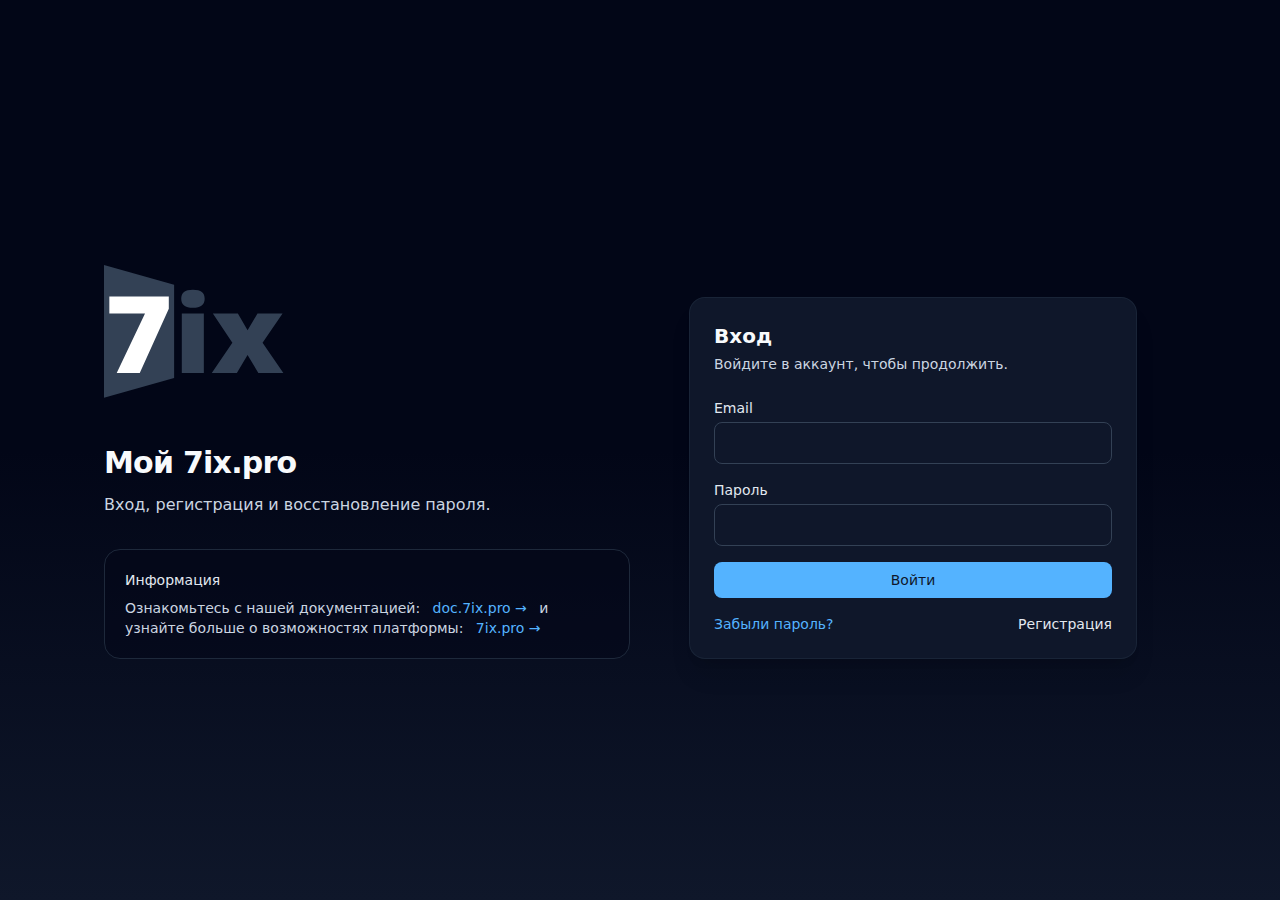
<file: index.html>
<!doctype html><html lang="ru" class="dark"><head><meta charset="utf-8"/><link rel="icon" href="/favicon.ico"/><meta name="viewport" content="width=device-width,initial-scale=1"/><meta name="theme-color" content="#0f172a"/><meta name="description" content="Главная - my.7ix.pro"/><link rel="apple-touch-icon" href="/logo192.png"/><link rel="manifest" href="/manifest.json"/><title>Главная - my.7ix.pro</title><script defer="defer" src="/static/js/main.4c32d264.js"></script><link href="/static/css/main.d59e0bb8.css" rel="stylesheet"></head><body><noscript>Вам необходимо включить JavaScript для запуска этого приложения.</noscript><div id="root"></div><script>!function(){const n=new URLSearchParams(window.location.search),o=n.get("p"),a=n.get("q")||"";if(o){const n=o+(a?a.replace(/^\?/,"?"):"")+window.location.hash;window.history.replaceState(null,"",n)}}()</script></body></html>
</file>
<file: static/css/main.d59e0bb8.css>
*,:after,:before{--tw-border-spacing-x:0;--tw-border-spacing-y:0;--tw-translate-x:0;--tw-translate-y:0;--tw-rotate:0;--tw-skew-x:0;--tw-skew-y:0;--tw-scale-x:1;--tw-scale-y:1;--tw-pan-x: ;--tw-pan-y: ;--tw-pinch-zoom: ;--tw-scroll-snap-strictness:proximity;--tw-gradient-from-position: ;--tw-gradient-via-position: ;--tw-gradient-to-position: ;--tw-ordinal: ;--tw-slashed-zero: ;--tw-numeric-figure: ;--tw-numeric-spacing: ;--tw-numeric-fraction: ;--tw-ring-inset: ;--tw-ring-offset-width:0px;--tw-ring-offset-color:#fff;--tw-ring-color:#3b82f680;--tw-ring-offset-shadow:0 0 #0000;--tw-ring-shadow:0 0 #0000;--tw-shadow:0 0 #0000;--tw-shadow-colored:0 0 #0000;--tw-blur: ;--tw-brightness: ;--tw-contrast: ;--tw-grayscale: ;--tw-hue-rotate: ;--tw-invert: ;--tw-saturate: ;--tw-sepia: ;--tw-drop-shadow: ;--tw-backdrop-blur: ;--tw-backdrop-brightness: ;--tw-backdrop-contrast: ;--tw-backdrop-grayscale: ;--tw-backdrop-hue-rotate: ;--tw-backdrop-invert: ;--tw-backdrop-opacity: ;--tw-backdrop-saturate: ;--tw-backdrop-sepia: ;--tw-contain-size: ;--tw-contain-layout: ;--tw-contain-paint: ;--tw-contain-style: }::backdrop{--tw-border-spacing-x:0;--tw-border-spacing-y:0;--tw-translate-x:0;--tw-translate-y:0;--tw-rotate:0;--tw-skew-x:0;--tw-skew-y:0;--tw-scale-x:1;--tw-scale-y:1;--tw-pan-x: ;--tw-pan-y: ;--tw-pinch-zoom: ;--tw-scroll-snap-strictness:proximity;--tw-gradient-from-position: ;--tw-gradient-via-position: ;--tw-gradient-to-position: ;--tw-ordinal: ;--tw-slashed-zero: ;--tw-numeric-figure: ;--tw-numeric-spacing: ;--tw-numeric-fraction: ;--tw-ring-inset: ;--tw-ring-offset-width:0px;--tw-ring-offset-color:#fff;--tw-ring-color:#3b82f680;--tw-ring-offset-shadow:0 0 #0000;--tw-ring-shadow:0 0 #0000;--tw-shadow:0 0 #0000;--tw-shadow-colored:0 0 #0000;--tw-blur: ;--tw-brightness: ;--tw-contrast: ;--tw-grayscale: ;--tw-hue-rotate: ;--tw-invert: ;--tw-saturate: ;--tw-sepia: ;--tw-drop-shadow: ;--tw-backdrop-blur: ;--tw-backdrop-brightness: ;--tw-backdrop-contrast: ;--tw-backdrop-grayscale: ;--tw-backdrop-hue-rotate: ;--tw-backdrop-invert: ;--tw-backdrop-opacity: ;--tw-backdrop-saturate: ;--tw-backdrop-sepia: ;--tw-contain-size: ;--tw-contain-layout: ;--tw-contain-paint: ;--tw-contain-style: }/*
! tailwindcss v3.4.19 | MIT License | https://tailwindcss.com
*/*,:after,:before{border:0 solid #e5e7eb;box-sizing:border-box}:after,:before{--tw-content:""}:host,html{-webkit-text-size-adjust:100%;font-feature-settings:normal;-webkit-tap-highlight-color:transparent;font-family:ui-sans-serif,system-ui,sans-serif,Apple Color Emoji,Segoe UI Emoji,Segoe UI Symbol,Noto Color Emoji;font-variation-settings:normal;line-height:1.5;tab-size:4}body{line-height:inherit}hr{border-top-width:1px;color:inherit;height:0}abbr:where([title]){-webkit-text-decoration:underline dotted;text-decoration:underline dotted}h1,h2,h3,h4,h5,h6{font-size:inherit;font-weight:inherit}a{color:inherit;text-decoration:inherit}b,strong{font-weight:bolder}code,kbd,pre,samp{font-feature-settings:normal;font-family:ui-monospace,SFMono-Regular,Menlo,Monaco,Consolas,Liberation Mono,Courier New,monospace;font-size:1em;font-variation-settings:normal}small{font-size:80%}sub,sup{font-size:75%;line-height:0;position:relative;vertical-align:initial}sub{bottom:-.25em}sup{top:-.5em}table{border-collapse:collapse;border-color:inherit;text-indent:0}button,input,optgroup,select,textarea{font-feature-settings:inherit;color:inherit;font-family:inherit;font-size:100%;font-variation-settings:inherit;font-weight:inherit;letter-spacing:inherit;line-height:inherit;margin:0;padding:0}button,select{text-transform:none}button,input:where([type=button]),input:where([type=reset]),input:where([type=submit]){-webkit-appearance:button;background-color:initial;background-image:none}:-moz-focusring{outline:auto}:-moz-ui-invalid{box-shadow:none}progress{vertical-align:initial}::-webkit-inner-spin-button,::-webkit-outer-spin-button{height:auto}[type=search]{-webkit-appearance:textfield;outline-offset:-2px}::-webkit-search-decoration{-webkit-appearance:none}::-webkit-file-upload-button{-webkit-appearance:button;font:inherit}summary{display:list-item}blockquote,dd,dl,figure,h1,h2,h3,h4,h5,h6,hr,p,pre{margin:0}fieldset{margin:0}fieldset,legend{padding:0}menu,ol,ul{list-style:none;margin:0;padding:0}dialog{padding:0}textarea{resize:vertical}input::placeholder,textarea::placeholder{color:#9ca3af;opacity:1}[role=button],button{cursor:pointer}:disabled{cursor:default}audio,canvas,embed,iframe,img,object,svg,video{display:block;vertical-align:middle}img,video{height:auto;max-width:100%}[hidden]:where(:not([hidden=until-found])){display:none}.sr-only{clip:rect(0,0,0,0);border-width:0;height:1px;margin:-1px;overflow:hidden;padding:0;white-space:nowrap;width:1px}.absolute,.sr-only{position:absolute}.relative{position:relative}.sticky{position:-webkit-sticky;position:sticky}.-inset-0\.5{inset:-.125rem}.-inset-1\.5{inset:-.375rem}.right-0{right:0}.top-0{top:0}.z-10{z-index:10}.mx-auto{margin-left:auto;margin-right:auto}.-mr-2{margin-right:-.5rem}.mb-1{margin-bottom:.25rem}.mb-2{margin-bottom:.5rem}.ml-10{margin-left:2.5rem}.ml-2{margin-left:.5rem}.ml-3{margin-left:.75rem}.ml-4{margin-left:1rem}.ml-auto{margin-left:auto}.mr-2{margin-right:.5rem}.mt-1{margin-top:.25rem}.mt-2{margin-top:.5rem}.mt-3{margin-top:.75rem}.mt-6{margin-top:1.5rem}.mt-8{margin-top:2rem}.block{display:block}.flex{display:flex}.inline-flex{display:inline-flex}.grid{display:grid}.hidden{display:none}.size-10{height:2.5rem;width:2.5rem}.size-6{height:1.5rem;width:1.5rem}.size-7{height:1.75rem;width:1.75rem}.h-10{height:2.5rem}.h-16{height:4rem}.h-4{height:1rem}.h-5{height:1.25rem}.min-h-dvh{min-height:100dvh}.w-10{width:2.5rem}.w-4{width:1rem}.w-48{width:12rem}.w-5{width:1.25rem}.w-full{width:100%}.max-w-6xl{max-width:72rem}.max-w-md{max-width:28rem}.max-w-xs{max-width:20rem}.shrink-0{flex-shrink:0}.origin-top-right{transform-origin:top right}@keyframes spin{to{transform:rotate(1turn)}}.animate-spin{animation:spin 1s linear infinite}.flex-row{flex-direction:row}.flex-row-reverse{flex-direction:row-reverse}.flex-col{flex-direction:column}.place-items-center{place-items:center}.content-start{align-content:flex-start}.items-start{align-items:flex-start}.items-end{align-items:flex-end}.items-center{align-items:center}.items-baseline{align-items:baseline}.justify-center{justify-content:center}.justify-between{justify-content:space-between}.gap-2{gap:.5rem}.gap-3{gap:.75rem}.gap-4{gap:1rem}.gap-5{gap:1.25rem}.gap-6{gap:1.5rem}.space-x-4>:not([hidden])~:not([hidden]){--tw-space-x-reverse:0;margin-left:calc(1rem*(1 - var(--tw-space-x-reverse)));margin-right:calc(1rem*var(--tw-space-x-reverse))}.space-y-1>:not([hidden])~:not([hidden]){--tw-space-y-reverse:0;margin-bottom:calc(.25rem*var(--tw-space-y-reverse));margin-top:calc(.25rem*(1 - var(--tw-space-y-reverse)))}.rounded-2xl{border-radius:1rem}.rounded-full{border-radius:9999px}.rounded-lg{border-radius:.5rem}.rounded-md{border-radius:.375rem}.rounded-xl{border-radius:.75rem}.border{border-width:1px}.border-2{border-width:2px}.border-b{border-bottom-width:1px}.border-t{border-top-width:1px}.border-brand-dark-100\/10{border-color:#0f172a1a}.border-emerald-500\/30{border-color:#10b9814d}.border-red-500\/30{border-color:#ef44444d}.border-red-500\/60{border-color:#ef444499}.border-sky-500\/30{border-color:#0ea5e94d}.border-slate-400{--tw-border-opacity:1;border-color:#94a3b8;border-color:rgb(148 163 184/var(--tw-border-opacity,1))}.border-slate-700{--tw-border-opacity:1;border-color:#334155;border-color:rgb(51 65 85/var(--tw-border-opacity,1))}.border-slate-800{--tw-border-opacity:1;border-color:#1e293b;border-color:rgb(30 41 59/var(--tw-border-opacity,1))}.border-white\/10{border-color:#ffffff1a}.border-t-transparent{border-top-color:#0000}.bg-brand-blue-100{--tw-bg-opacity:1;background-color:#54b3ff;background-color:rgb(84 179 255/var(--tw-bg-opacity,1))}.bg-brand-blue-300\/20{background-color:#acd7ff33}.bg-brand-white{--tw-bg-opacity:1;background-color:#fff;background-color:rgb(255 255 255/var(--tw-bg-opacity,1))}.bg-emerald-500\/10{background-color:#10b9811a}.bg-gray-800{--tw-bg-opacity:1;background-color:#1f2937;background-color:rgb(31 41 55/var(--tw-bg-opacity,1))}.bg-gray-950\/50{background-color:#03071280}.bg-red-500\/10{background-color:#ef44441a}.bg-sky-500\/10{background-color:#0ea5e91a}.bg-slate-200{--tw-bg-opacity:1;background-color:#e2e8f0;background-color:rgb(226 232 240/var(--tw-bg-opacity,1))}.bg-slate-900{--tw-bg-opacity:1;background-color:#0f172a;background-color:rgb(15 23 42/var(--tw-bg-opacity,1))}.bg-slate-950\/40{background-color:#02061766}.bg-transparent{background-color:initial}.bg-gradient-to-b{background-image:linear-gradient(to bottom,var(--tw-gradient-stops))}.from-slate-950{--tw-gradient-from:#020617 var(--tw-gradient-from-position);--tw-gradient-to:#02061700 var(--tw-gradient-to-position);--tw-gradient-stops:var(--tw-gradient-from),var(--tw-gradient-to)}.via-slate-950{--tw-gradient-to:#02061700 var(--tw-gradient-to-position);--tw-gradient-stops:var(--tw-gradient-from),#020617 var(--tw-gradient-via-position),var(--tw-gradient-to)}.to-slate-900{--tw-gradient-to:#0f172a var(--tw-gradient-to-position)}.p-1{padding:.25rem}.p-2{padding:.5rem}.p-5{padding:1.25rem}.p-6{padding:1.5rem}.px-2{padding-left:.5rem;padding-right:.5rem}.px-3{padding-left:.75rem;padding-right:.75rem}.px-4{padding-left:1rem;padding-right:1rem}.px-5{padding-left:1.25rem;padding-right:1.25rem}.py-1{padding-bottom:.25rem;padding-top:.25rem}.py-2{padding-bottom:.5rem;padding-top:.5rem}.py-3{padding-bottom:.75rem;padding-top:.75rem}.py-8{padding-bottom:2rem;padding-top:2rem}.pb-3{padding-bottom:.75rem}.pb-8{padding-bottom:2rem}.pt-2{padding-top:.5rem}.pt-4{padding-top:1rem}.pt-6{padding-top:1.5rem}.text-center{text-align:center}.text-3xl{font-size:1.875rem;line-height:2.25rem}.text-base{font-size:1rem;line-height:1.5rem}.text-base\/5{font-size:1rem;line-height:1.25rem}.text-lg{font-size:1.125rem;line-height:1.75rem}.text-sm{font-size:.875rem;line-height:1.25rem}.text-xl{font-size:1.25rem;line-height:1.75rem}.text-xs{font-size:.75rem;line-height:1rem}.font-bold{font-weight:700}.font-medium{font-weight:500}.font-semibold{font-weight:600}.tracking-tight{letter-spacing:-.025em}.text-brand-blue-100{--tw-text-opacity:1;color:#54b3ff;color:rgb(84 179 255/var(--tw-text-opacity,1))}.text-brand-dark-100{--tw-text-opacity:1;color:#0f172a;color:rgb(15 23 42/var(--tw-text-opacity,1))}.text-brand-dark-300{--tw-text-opacity:1;color:#334155;color:rgb(51 65 85/var(--tw-text-opacity,1))}.text-emerald-200{--tw-text-opacity:1;color:#a7f3d0;color:rgb(167 243 208/var(--tw-text-opacity,1))}.text-gray-300{--tw-text-opacity:1;color:#d1d5db;color:rgb(209 213 219/var(--tw-text-opacity,1))}.text-gray-400{--tw-text-opacity:1;color:#9ca3af;color:rgb(156 163 175/var(--tw-text-opacity,1))}.text-red-200{--tw-text-opacity:1;color:#fecaca;color:rgb(254 202 202/var(--tw-text-opacity,1))}.text-red-400{--tw-text-opacity:1;color:#f87171;color:rgb(248 113 113/var(--tw-text-opacity,1))}.text-sky-200{--tw-text-opacity:1;color:#bae6fd;color:rgb(186 230 253/var(--tw-text-opacity,1))}.text-slate-100{--tw-text-opacity:1;color:#f1f5f9;color:rgb(241 245 249/var(--tw-text-opacity,1))}.text-slate-100\/90{color:#f1f5f9e6}.text-slate-200{--tw-text-opacity:1;color:#e2e8f0;color:rgb(226 232 240/var(--tw-text-opacity,1))}.text-slate-300{--tw-text-opacity:1;color:#cbd5e1;color:rgb(203 213 225/var(--tw-text-opacity,1))}.text-slate-50{--tw-text-opacity:1;color:#f8fafc;color:rgb(248 250 252/var(--tw-text-opacity,1))}.text-slate-700{--tw-text-opacity:1;color:#334155;color:rgb(51 65 85/var(--tw-text-opacity,1))}.text-white{--tw-text-opacity:1;color:#fff;color:rgb(255 255 255/var(--tw-text-opacity,1))}.shadow-xl{--tw-shadow:0 20px 25px -5px #0000001a,0 8px 10px -6px #0000001a;--tw-shadow-colored:0 20px 25px -5px var(--tw-shadow-color),0 8px 10px -6px var(--tw-shadow-color);box-shadow:0 0 #0000,0 0 #0000,var(--tw-shadow);box-shadow:var(--tw-ring-offset-shadow,0 0 #0000),var(--tw-ring-shadow,0 0 #0000),var(--tw-shadow)}.outline{outline-style:solid}.outline-1{outline-width:1px}.-outline-offset-1{outline-offset:-1px}.outline-brand-dark-100\/10{outline-color:#0f172a1a}.outline-white\/10{outline-color:#ffffff1a}.filter{filter:var(--tw-blur) var(--tw-brightness) var(--tw-contrast) var(--tw-grayscale) var(--tw-hue-rotate) var(--tw-invert) var(--tw-saturate) var(--tw-sepia) var(--tw-drop-shadow)}.backdrop-blur{--tw-backdrop-blur:blur(8px);-webkit-backdrop-filter:var(--tw-backdrop-blur) var(--tw-backdrop-brightness) var(--tw-backdrop-contrast) var(--tw-backdrop-grayscale) var(--tw-backdrop-hue-rotate) var(--tw-backdrop-invert) var(--tw-backdrop-opacity) var(--tw-backdrop-saturate) var(--tw-backdrop-sepia);backdrop-filter:var(--tw-backdrop-blur) var(--tw-backdrop-brightness) var(--tw-backdrop-contrast) var(--tw-backdrop-grayscale) var(--tw-backdrop-hue-rotate) var(--tw-backdrop-invert) var(--tw-backdrop-opacity) var(--tw-backdrop-saturate) var(--tw-backdrop-sepia)}.transition{transition-duration:.15s;transition-property:color,background-color,border-color,fill,stroke,opacity,box-shadow,transform,filter,-webkit-text-decoration-color,-webkit-backdrop-filter;transition-property:color,background-color,border-color,text-decoration-color,fill,stroke,opacity,box-shadow,transform,filter,backdrop-filter;transition-property:color,background-color,border-color,text-decoration-color,fill,stroke,opacity,box-shadow,transform,filter,backdrop-filter,-webkit-text-decoration-color,-webkit-backdrop-filter;transition-timing-function:cubic-bezier(.4,0,.2,1)}.transition-colors{transition-duration:.15s;transition-property:color,background-color,border-color,fill,stroke,-webkit-text-decoration-color;transition-property:color,background-color,border-color,text-decoration-color,fill,stroke;transition-property:color,background-color,border-color,text-decoration-color,fill,stroke,-webkit-text-decoration-color;transition-timing-function:cubic-bezier(.4,0,.2,1)}:root{color-scheme:dark}body,html{height:100%}body{-webkit-font-smoothing:antialiased;-moz-osx-font-smoothing:grayscale;--tw-bg-opacity:1;--tw-text-opacity:1;background-color:#020617;background-color:rgb(2 6 23/var(--tw-bg-opacity,1));color:#f1f5f9;color:rgb(241 245 249/var(--tw-text-opacity,1));font-family:ui-sans-serif,system-ui,-apple-system,Segoe UI,Roboto,Ubuntu,Cantarell,Noto Sans,sans-serif;margin:0}.light{color-scheme:light}.dark{color-scheme:dark}*{box-sizing:border-box}code{font-family:source-code-pro,Menlo,Monaco,Consolas,Courier New,monospace}.placeholder\:text-slate-500::placeholder{--tw-text-opacity:1;color:#64748b;color:rgb(100 116 139/var(--tw-text-opacity,1))}.after\:pointer-events-none:after{content:var(--tw-content);pointer-events:none}.after\:absolute:after{content:var(--tw-content);position:absolute}.after\:inset-x-0:after{content:var(--tw-content);left:0;right:0}.after\:inset-y-0:after{bottom:0;content:var(--tw-content);top:0}.after\:border-y:after{border-bottom-width:1px;border-top-width:1px;content:var(--tw-content)}.after\:border-white\/10:after{border-color:#ffffff1a;content:var(--tw-content)}.hover\:bg-slate-300:hover{--tw-bg-opacity:1;background-color:#cbd5e1;background-color:rgb(203 213 225/var(--tw-bg-opacity,1))}.hover\:bg-slate-800\/60:hover{background-color:#1e293b99}.hover\:bg-white\/5:hover{background-color:#ffffff0d}.hover\:text-slate-50:hover{--tw-text-opacity:1;color:#f8fafc;color:rgb(248 250 252/var(--tw-text-opacity,1))}.hover\:text-white:hover{--tw-text-opacity:1;color:#fff;color:rgb(255 255 255/var(--tw-text-opacity,1))}.hover\:underline:hover{-webkit-text-decoration-line:underline;text-decoration-line:underline}.hover\:brightness-110:hover{--tw-brightness:brightness(1.1);filter:var(--tw-blur) var(--tw-brightness) var(--tw-contrast) var(--tw-grayscale) var(--tw-hue-rotate) var(--tw-invert) var(--tw-saturate) var(--tw-sepia) var(--tw-drop-shadow)}.focus\:outline-none:focus{outline:2px solid #0000;outline-offset:2px}.focus\:outline:focus{outline-style:solid}.focus\:outline-2:focus{outline-width:2px}.focus\:outline-offset-2:focus{outline-offset:2px}.focus\:outline-indigo-500:focus{outline-color:#6366f1}.focus\:ring-2:focus{--tw-ring-offset-shadow:var(--tw-ring-inset) 0 0 0 var(--tw-ring-offset-width) var(--tw-ring-offset-color);--tw-ring-shadow:var(--tw-ring-inset) 0 0 0 calc(2px + var(--tw-ring-offset-width)) var(--tw-ring-color);box-shadow:var(--tw-ring-offset-shadow),var(--tw-ring-shadow),0 0 #0000;box-shadow:var(--tw-ring-offset-shadow),var(--tw-ring-shadow),var(--tw-shadow,0 0 #0000)}.focus-visible\:outline:focus-visible{outline-style:solid}.focus-visible\:outline-2:focus-visible{outline-width:2px}.focus-visible\:outline-offset-2:focus-visible{outline-offset:2px}.focus-visible\:outline-indigo-500:focus-visible{outline-color:#6366f1}.disabled\:cursor-not-allowed:disabled{cursor:not-allowed}.disabled\:opacity-50:disabled{opacity:.5}.data-\[closed\]\:scale-95[data-closed]{--tw-scale-x:.95;--tw-scale-y:.95}.data-\[closed\]\:scale-95[data-closed],.data-\[closed\]\:transform[data-closed]{transform:translate(var(--tw-translate-x),var(--tw-translate-y)) rotate(var(--tw-rotate)) skewX(var(--tw-skew-x)) skewY(var(--tw-skew-y)) scaleX(var(--tw-scale-x)) scaleY(var(--tw-scale-y))}.data-\[focus\]\:bg-white\/5[data-focus]{background-color:#ffffff0d}.data-\[closed\]\:opacity-0[data-closed]{opacity:0}.data-\[focus\]\:outline-none[data-focus]{outline:2px solid #0000;outline-offset:2px}.data-\[enter\]\:duration-100[data-enter]{transition-duration:.1s}.data-\[leave\]\:duration-75[data-leave]{transition-duration:75ms}.data-\[enter\]\:ease-out[data-enter]{transition-timing-function:cubic-bezier(0,0,.2,1)}.data-\[leave\]\:ease-in[data-leave]{transition-timing-function:cubic-bezier(.4,0,1,1)}.group[data-open] .group-data-\[open\]\:block{display:block}.group[data-open] .group-data-\[open\]\:hidden{display:none}.dark\:block:is(.dark *){display:block}.dark\:hidden:is(.dark *){display:none}.dark\:border-brand-dark-200:is(.dark *){--tw-border-opacity:1;border-color:#1e293b;border-color:rgb(30 41 59/var(--tw-border-opacity,1))}.dark\:border-brand-dark-300\/30:is(.dark *){border-color:#3341554d}.dark\:bg-brand-dark-100:is(.dark *){--tw-bg-opacity:1;background-color:#0f172a;background-color:rgb(15 23 42/var(--tw-bg-opacity,1))}.dark\:bg-brand-dark-100\/80:is(.dark *){background-color:#0f172acc}.dark\:bg-brand-dark-200:is(.dark *){--tw-bg-opacity:1;background-color:#1e293b;background-color:rgb(30 41 59/var(--tw-bg-opacity,1))}.dark\:bg-brand-dark-300:is(.dark *){--tw-bg-opacity:1;background-color:#334155;background-color:rgb(51 65 85/var(--tw-bg-opacity,1))}.dark\:text-brand-blue-200:is(.dark *){--tw-text-opacity:1;color:#7dc7ff;color:rgb(125 199 255/var(--tw-text-opacity,1))}.dark\:text-brand-dark-300:is(.dark *){--tw-text-opacity:1;color:#334155;color:rgb(51 65 85/var(--tw-text-opacity,1))}.dark\:text-brand-white:is(.dark *){--tw-text-opacity:1;color:#fff;color:rgb(255 255 255/var(--tw-text-opacity,1))}.dark\:text-slate-300:is(.dark *){--tw-text-opacity:1;color:#cbd5e1;color:rgb(203 213 225/var(--tw-text-opacity,1))}.dark\:text-white:is(.dark *){--tw-text-opacity:1;color:#fff;color:rgb(255 255 255/var(--tw-text-opacity,1))}.dark\:hover\:bg-brand-dark-200:hover:is(.dark *){--tw-bg-opacity:1;background-color:#1e293b;background-color:rgb(30 41 59/var(--tw-bg-opacity,1))}@media (min-width:640px){.sm\:mb-1{margin-bottom:.25rem}.sm\:max-w-md{max-width:28rem}.sm\:px-2{padding-left:.5rem;padding-right:.5rem}.sm\:px-3{padding-left:.75rem;padding-right:.75rem}}@media (min-width:768px){.md\:mb-1{margin-bottom:.25rem}.md\:ml-6{margin-left:1.5rem}.md\:block{display:block}.md\:hidden{display:none}.md\:max-w-md{max-width:28rem}.md\:grid-cols-2{grid-template-columns:repeat(2,minmax(0,1fr))}.md\:px-2{padding-left:.5rem;padding-right:.5rem}}@media (min-width:1024px){.lg\:mx-0{margin-left:0;margin-right:0}.lg\:mb-6{margin-bottom:1.5rem}.lg\:block{display:block}.lg\:grid{display:grid}.lg\:hidden{display:none}.lg\:max-w-6xl{max-width:72rem}.lg\:grid-cols-2{grid-template-columns:repeat(2,minmax(0,1fr))}.lg\:content-center{align-content:center}.lg\:items-start{align-items:flex-start}.lg\:items-end{align-items:flex-end}.lg\:px-10{padding-left:2.5rem;padding-right:2.5rem}.lg\:text-left{text-align:left}}
</file>
